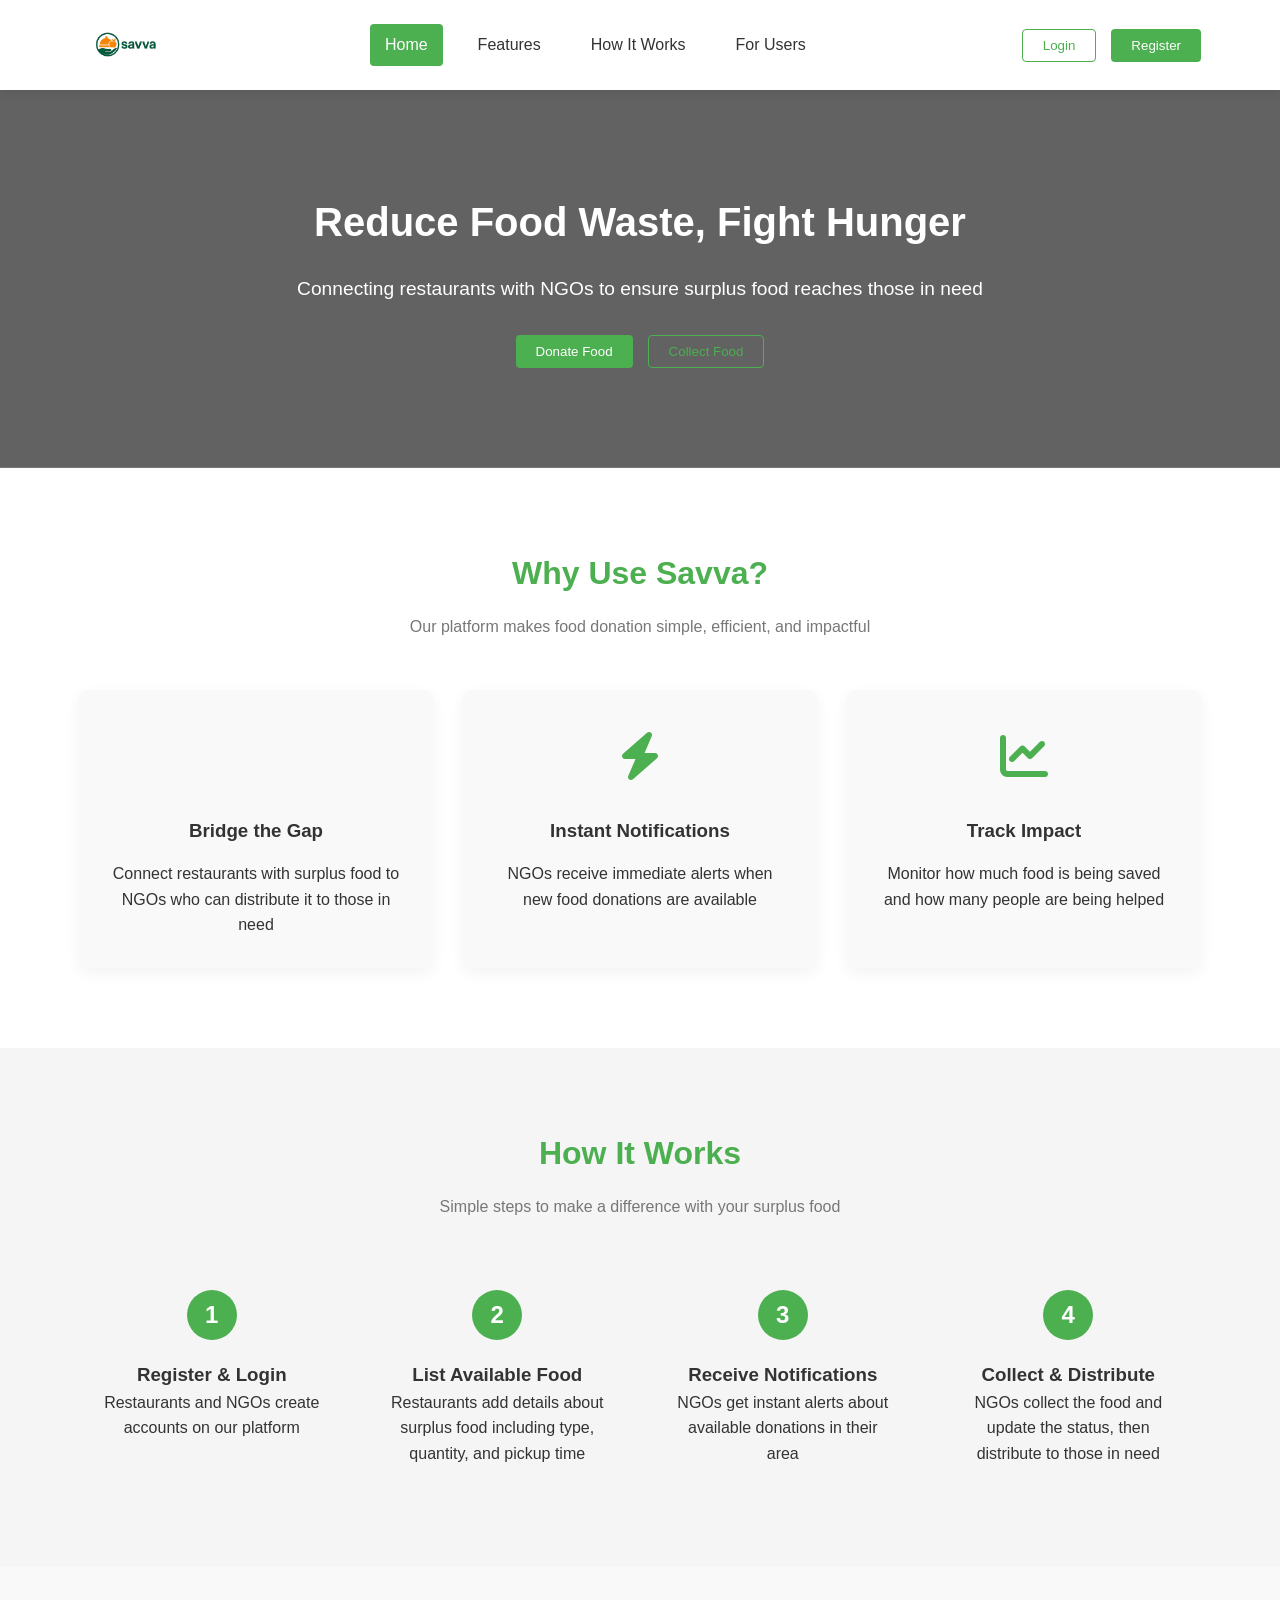
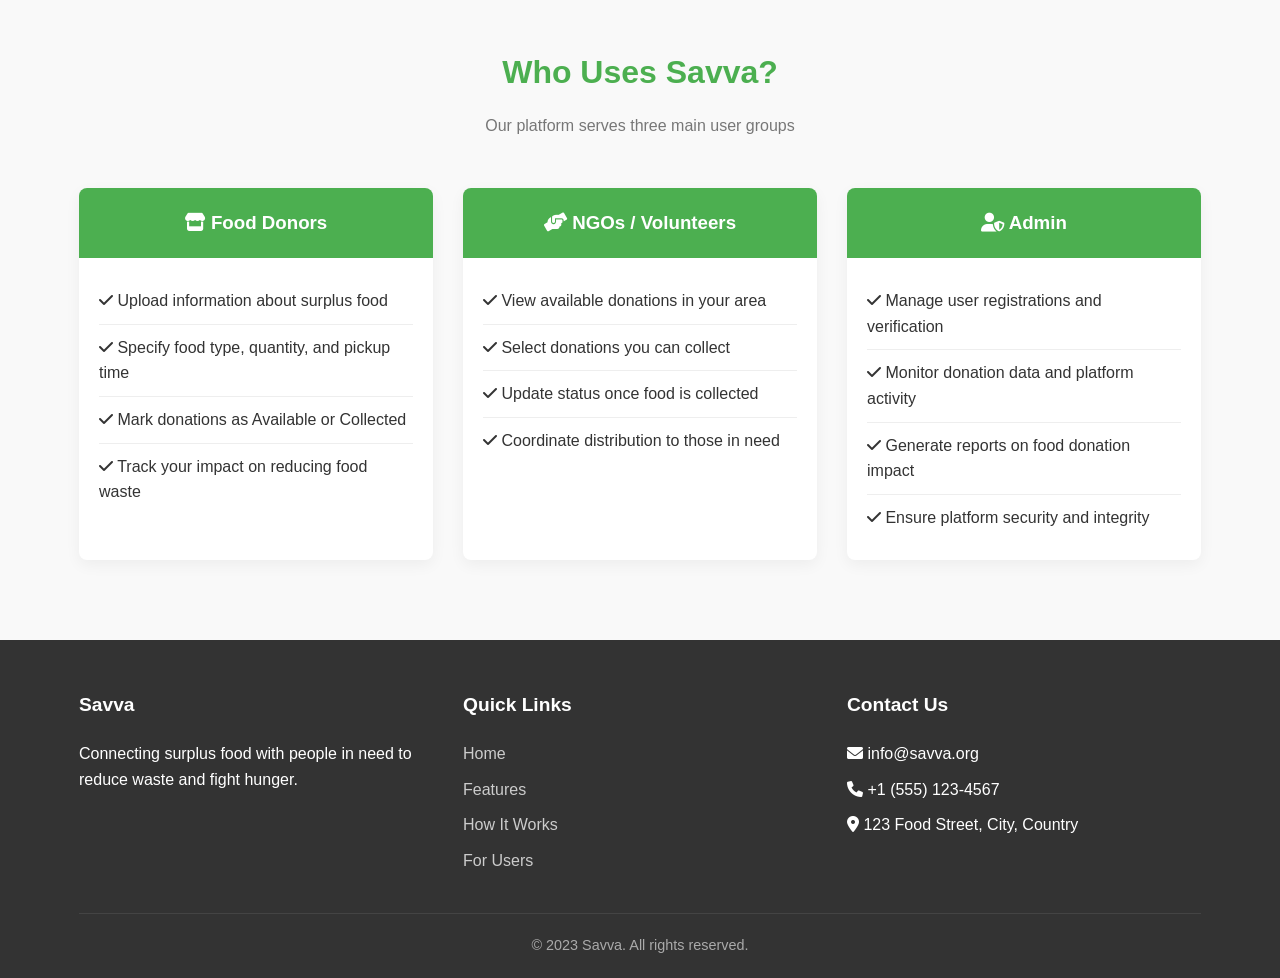
<file: index.html>
<!DOCTYPE html>
<html lang="en">
<head>
    <meta charset="UTF-8">
    <meta name="viewport" content="width=device-width, initial-scale=1.0">
    <title>Smart Food Donation Portal</title>
    <link rel="stylesheet" href="style.css">
    <link rel="stylesheet" href="https://cdnjs.cloudflare.com/ajax/libs/font-awesome/6.0.0-beta3/css/all.min.css">
</head>
<body>
    <!-- Header -->
    <header>
        <div class="container">
            <nav class="navbar">
                <div class="logo">
                    <img src="savva.png" alt="Savva Logo">
                </div>
                <div class="nav-links">
                    <a href="#" class="active">Home</a>
                    <a href="#features">Features</a>
                    <a href="#how-it-works">How It Works</a>
                    <a href="#users">For Users</a>
                </div>
                <div class="user-actions">
                    <button class="btn btn-outline" id="loginBtn">Login</button>
                    <button class="btn btn-primary" id="registerBtn">Register</button>
                </div>
            </nav>
        </div>
    </header>

    <!-- Hero Section -->
    <section class="hero">
        <div class="container">
            <h1>Reduce Food Waste, Fight Hunger</h1>
            <p>Connecting restaurants with NGOs to ensure surplus food reaches those in need</p>
            <div class="hero-buttons">
                <button class="btn btn-primary" id="donateBtn">Donate Food</button>
                <button class="btn btn-outline" id="collectBtn">Collect Food</button>
            </div>
        </div>
    </section>

    <!-- Features Section -->
    <section class="features" id="features">
        <div class="container">
            <div class="section-title">
                <h2>Why Use Savva?</h2>
                <p>Our platform makes food donation simple, efficient, and impactful</p>
            </div>
            <div class="features-grid">
                <div class="feature-card">
                    <div class="feature-icon">
                        <i class="fas fa-bridge"></i>
                    </div>
                    <h3>Bridge the Gap</h3>
                    <p>Connect restaurants with surplus food to NGOs who can distribute it to those in need</p>
                </div>
                <div class="feature-card">
                    <div class="feature-icon">
                        <i class="fas fa-bolt"></i>
                    </div>
                    <h3>Instant Notifications</h3>
                    <p>NGOs receive immediate alerts when new food donations are available</p>
                </div>
                <div class="feature-card">
                    <div class="feature-icon">
                        <i class="fas fa-chart-line"></i>
                    </div>
                    <h3>Track Impact</h3>
                    <p>Monitor how much food is being saved and how many people are being helped</p>
                </div>
            </div>
        </div>
    </section>

    <!-- How It Works Section -->
    <section class="how-it-works" id="how-it-works">
        <div class="container">
            <div class="section-title">
                <h2>How It Works</h2>
                <p>Simple steps to make a difference with your surplus food</p>
            </div>
            <div class="steps">
                <div class="step">
                    <div class="step-number">1</div>
                    <h3>Register & Login</h3>
                    <p>Restaurants and NGOs create accounts on our platform</p>
                </div>
                <div class="step">
                    <div class="step-number">2</div>
                    <h3>List Available Food</h3>
                    <p>Restaurants add details about surplus food including type, quantity, and pickup time</p>
                </div>
                <div class="step">
                    <div class="step-number">3</div>
                    <h3>Receive Notifications</h3>
                    <p>NGOs get instant alerts about available donations in their area</p>
                </div>
                <div class="step">
                    <div class="step-number">4</div>
                    <h3>Collect & Distribute</h3>
                    <p>NGOs collect the food and update the status, then distribute to those in need</p>
                </div>
            </div>
        </div>
    </section>

    <!-- User Types Section -->
    <section class="user-types" id="users">
        <div class="container">
            <div class="section-title">
                <h2>Who Uses Savva?</h2>
                <p>Our platform serves three main user groups</p>
            </div>
            <div class="user-cards">
                <div class="user-card">
                    <div class="user-header">
                        <h3><i class="fas fa-store"></i> Food Donors</h3>
                    </div>
                    <div class="user-body">
                        <ul>
                            <li><i class="fas fa-check"></i> Upload information about surplus food</li>
                            <li><i class="fas fa-check"></i> Specify food type, quantity, and pickup time</li>
                            <li><i class="fas fa-check"></i> Mark donations as Available or Collected</li>
                            <li><i class="fas fa-check"></i> Track your impact on reducing food waste</li>
                        </ul>
                    </div>
                </div>
                <div class="user-card">
                    <div class="user-header">
                        <h3><i class="fas fa-hands-helping"></i> NGOs / Volunteers</h3>
                    </div>
                    <div class="user-body">
                        <ul>
                            <li><i class="fas fa-check"></i> View available donations in your area</li>
                            <li><i class="fas fa-check"></i> Select donations you can collect</li>
                            <li><i class="fas fa-check"></i> Update status once food is collected</li>
                            <li><i class="fas fa-check"></i> Coordinate distribution to those in need</li>
                        </ul>
                    </div>
                </div>
                <div class="user-card">
                    <div class="user-header">
                        <h3><i class="fas fa-user-shield"></i> Admin</h3>
                    </div>
                    <div class="user-body">
                        <ul>
                            <li><i class="fas fa-check"></i> Manage user registrations and verification</li>
                            <li><i class="fas fa-check"></i> Monitor donation data and platform activity</li>
                            <li><i class="fas fa-check"></i> Generate reports on food donation impact</li>
                            <li><i class="fas fa-check"></i> Ensure platform security and integrity</li>
                        </ul>
                    </div>
                </div>
            </div>
        </div>
    </section>

    <!-- Dashboard Section (Hidden by default) -->
    <section class="dashboard" id="dashboard">
        <div class="container">
            <div class="section-title">
                <h2>Donation Dashboard</h2>
                <p>Manage your food donations and collections</p>
            </div>
            
            <div class="dashboard-tabs">
                <div class="tab active" data-tab="available">Available Donations</div>
                <div class="tab" data-tab="my-donations">My Donations</div>
                <div class="tab" data-tab="add-donation">Add Donation</div>
            </div>
            
            <div class="tab-content active" id="available-tab">
                <h3>Available Food Donations</h3>
                <div class="donation-list" id="availableDonations">
                    <!-- Donations will be populated by JavaScript -->
                </div>
            </div>
            
            <div class="tab-content" id="my-donations-tab">
                <h3>My Food Donations</h3>
                <div class="donation-list" id="myDonations">
                    <!-- Donations will be populated by JavaScript -->
                </div>
            </div>
            
            <div class="tab-content" id="add-donation-tab">
                <h3>Add New Donation</h3>
                <div class="form-container">
                    <form id="donationForm">
                        <div class="form-group">
                            <label for="donorName">Donor Name</label>
                            <input type="text" id="donorName" class="form-control" required>
                        </div>
                        <div class="form-group">
                            <label for="foodType">Food Type</label>
                            <input type="text" id="foodType" class="form-control" placeholder="e.g., Rice, Sandwiches, Curry" required>
                        </div>
                        <div class="form-group">
                            <label for="quantity">Quantity</label>
                            <input type="text" id="quantity" class="form-control" placeholder="e.g., 5 kg, 10 portions" required>
                        </div>
                        <div class="form-group">
                            <label for="pickupTime">Preferred Pickup Time</label>
                            <input type="text" id="pickupTime" class="form-control" placeholder="e.g., Before 10 PM, Next morning" required>
                        </div>
                        <div class="form-group">
                            <label for="location">Location</label>
                            <input type="text" id="location" class="form-control" required>
                        </div>
                        <div class="form-group">
                            <label for="notes">Additional Notes</label>
                            <textarea id="notes" class="form-control" rows="3"></textarea>
                        </div>
                        <button type="submit" class="btn btn-primary">Submit Donation</button>
                    </form>
                </div>
            </div>
        </div>
    </section>

    <!-- Footer -->
    <footer>
        <div class="container">
            <div class="footer-content">
                <div class="footer-column">
                    <h3>Savva</h3>
                    <p>Connecting surplus food with people in need to reduce waste and fight hunger.</p>
                </div>
                <div class="footer-column">
                    <h3>Quick Links</h3>
                    <ul class="footer-links">
                        <li><a href="#">Home</a></li>
                        <li><a href="#features">Features</a></li>
                        <li><a href="#how-it-works">How It Works</a></li>
                        <li><a href="#users">For Users</a></li>
                    </ul>
                </div>
                <div class="footer-column">
                    <h3>Contact Us</h3>
                    <ul class="footer-links">
                        <li><i class="fas fa-envelope"></i> info@savva.org</li>
                        <li><i class="fas fa-phone"></i> +1 (555) 123-4567</li>
                        <li><i class="fas fa-map-marker-alt"></i> 123 Food Street, City, Country</li>
                    </ul>
                </div>
            </div>
            <div class="copyright">
                <p>&copy; 2023 Savva. All rights reserved.</p>
            </div>
        </div>
    </footer>

    <!-- Login Modal -->
    <div id="loginModal" class="modal">
        <div class="modal-content">
            <span class="close">&times;</span>
            <h2>Login to Savva</h2>
            <form id="loginForm">
                <div class="form-group">
                    <label for="loginEmail">Email</label>
                    <input type="email" id="loginEmail" class="form-control" required>
                </div>
                <div class="form-group">
                    <label for="loginPassword">Password</label>
                    <input type="password" id="loginPassword" class="form-control" required>
                </div>
                <div class="form-group">
                    <label for="userType">I am a:</label>
                    <select id="userType" class="form-control" required>
                        <option value="">Select user type</option>
                        <option value="donor">Food Donor (Restaurant/Cafe)</option>
                        <option value="ngo">NGO/Volunteer</option>
                        <option value="admin">Admin</option>
                    </select>
                </div>
                <button type="submit" class="btn btn-primary">Login</button>
            </form>
            <p>Don't have an account? <a href="#" id="showRegister">Register here</a></p>
        </div>
    </div>

    <!-- Register Modal -->
    <div id="registerModal" class="modal">
        <div class="modal-content">
            <span class="close">&times;</span>
            <h2>Register for Savva</h2>
            <form id="registerForm">
                <div class="form-group">
                    <label for="regName">Full Name / Organization Name</label>
                    <input type="text" id="regName" class="form-control" required>
                </div>
                <div class="form-group">
                    <label for="regEmail">Email</label>
                    <input type="email" id="regEmail" class="form-control" required>
                </div>
                <div class="form-group">
                    <label for="regPassword">Password</label>
                    <input type="password" id="regPassword" class="form-control" required>
                </div>
                <div class="form-group">
                    <label for="regUserType">I am a:</label>
                    <select id="regUserType" class="form-control" required>
                        <option value="">Select user type</option>
                        <option value="donor">Food Donor (Restaurant/Cafe)</option>
                        <option value="ngo">NGO/Volunteer</option>
                    </select>
                </div>
                <div class="form-group" id="orgDetails">
                    <label for="orgType">Organization Type</label>
                    <input type="text" id="orgType" class="form-control" placeholder="e.g., Restaurant, Cafe, NGO">
                </div>
                <div class="form-group">
                    <label for="regLocation">Location</label>
                    <input type="text" id="regLocation" class="form-control" required>
                </div>
                <button type="submit" class="btn btn-primary">Register</button>
            </form>
            <p>Already have an account? <a href="#" id="showLogin">Login here</a></p>
        </div>
    </div>

    <script src="script.js"></script>
</body>
</html>
</file>
<file: style.css>
/* Global Styles */
:root {
    --primary: #4CAF50;
    --primary-dark: #388E3C;
    --secondary: #FF9800;
    --light: #f9f9f9;
    --dark: #333;
    --gray: #777;
    --light-gray: #eee;
    --danger: #f44336;
    --success: #4CAF50;
}

* {
    margin: 0;
    padding: 0;
    box-sizing: border-box;
    font-family: 'Segoe UI', Tahoma, Geneva, Verdana, sans-serif;
}

body {
    background-color: #f5f5f5;
    color: var(--dark);
    line-height: 1.6;
}

.container {
    width: 90%;
    max-width: 1200px;
    margin: 0 auto;
    padding: 0 15px;
}

/* Header Styles */
header {
    background-color: white;
    box-shadow: 0 2px 10px rgba(0, 0, 0, 0.1);
    position: sticky;
    top: 0;
    z-index: 100;
}

.navbar {
    display: flex;
    justify-content: space-between;
    align-items: center;
    padding: 15px 0;
}

.logo {
    display: flex;
    align-items: center;
    gap: 10px;
    font-size: 1.5rem;
    font-weight: 700;
    color: var(--primary);
}

.logo img {
    height: 60px;
    width: auto;
}

.nav-links {
    display: flex;
    gap: 20px;
}

.nav-links a {
    text-decoration: none;
    color: var(--dark);
    font-weight: 500;
    padding: 8px 15px;
    border-radius: 4px;
    transition: all 0.3s ease;
}

.nav-links a:hover, .nav-links a.active {
    background-color: var(--primary);
    color: white;
}

.user-actions {
    display: flex;
    gap: 15px;
}

.btn {
    padding: 8px 20px;
    border: none;
    border-radius: 4px;
    cursor: pointer;
    font-weight: 500;
    transition: all 0.3s ease;
}

.btn-primary {
    background-color: var(--primary);
    color: white;
}

.btn-primary:hover {
    background-color: var(--primary-dark);
}

.btn-outline {
    background-color: transparent;
    border: 1px solid var(--primary);
    color: var(--primary);
}

.btn-outline:hover {
    background-color: var(--primary);
    color: white;
}

/* Hero Section */
.hero {
    background: linear-gradient(rgba(0, 0, 0, 0.6), rgba(0, 0, 0, 0.6)), url('https://images.unsplash.com/photo-1565299624946-b28f40a0ae38?ixlib=rb-1.2.1&auto=format&fit=crop&w=1350&q=80');
    background-size: cover;
    background-position: center;
    color: white;
    padding: 100px 0;
    text-align: center;
}

.hero h1 {
    font-size: 2.5rem;
    margin-bottom: 20px;
}

.hero p {
    font-size: 1.2rem;
    max-width: 700px;
    margin: 0 auto 30px;
}

.hero-buttons {
    display: flex;
    justify-content: center;
    gap: 15px;
    flex-wrap: wrap;
}

/* Section Styles */
section {
    padding: 80px 0;
}

.section-title {
    text-align: center;
    margin-bottom: 50px;
}

.section-title h2 {
    font-size: 2rem;
    color: var(--primary);
    margin-bottom: 15px;
}

.section-title p {
    color: var(--gray);
    max-width: 700px;
    margin: 0 auto;
}

/* Features Section */
.features {
    background-color: white;
}

.features-grid {
    display: grid;
    grid-template-columns: repeat(auto-fit, minmax(300px, 1fr));
    gap: 30px;
}

.feature-card {
    background-color: var(--light);
    padding: 30px;
    border-radius: 8px;
    text-align: center;
    box-shadow: 0 5px 15px rgba(0, 0, 0, 0.05);
    transition: transform 0.3s ease;
}

.feature-card:hover {
    transform: translateY(-10px);
}

.feature-icon {
    font-size: 3rem;
    color: var(--primary);
    margin-bottom: 20px;
}

.feature-card h3 {
    margin-bottom: 15px;
    color: var(--dark);
}

/* How It Works Section */
.steps {
    display: flex;
    justify-content: space-between;
    flex-wrap: wrap;
    gap: 20px;
    margin-top: 50px;
}

.step {
    flex: 1;
    min-width: 250px;
    text-align: center;
    padding: 20px;
}

.step-number {
    width: 50px;
    height: 50px;
    background-color: var(--primary);
    color: white;
    border-radius: 50%;
    display: flex;
    align-items: center;
    justify-content: center;
    margin: 0 auto 20px;
    font-size: 1.5rem;
    font-weight: bold;
}

/* User Types Section */
.user-types {
    background-color: var(--light);
}

.user-cards {
    display: grid;
    grid-template-columns: repeat(auto-fit, minmax(300px, 1fr));
    gap: 30px;
}

.user-card {
    background-color: white;
    border-radius: 8px;
    overflow: hidden;
    box-shadow: 0 5px 15px rgba(0, 0, 0, 0.05);
}

.user-header {
    padding: 20px;
    text-align: center;
    background-color: var(--primary);
    color: white;
}

.user-body {
    padding: 20px;
}

.user-body ul {
    list-style-type: none;
}

.user-body li {
    padding: 10px 0;
    border-bottom: 1px solid var(--light-gray);
}

.user-body li:last-child {
    border-bottom: none;
}

/* Dashboard Section */
.dashboard {
    background-color: white;
    display: none; /* Hidden by default, shown after login */
}

.dashboard-tabs {
    display: flex;
    border-bottom: 1px solid var(--light-gray);
    margin-bottom: 30px;
}

.tab {
    padding: 15px 30px;
    cursor: pointer;
    border-bottom: 3px solid transparent;
}

.tab.active {
    border-bottom: 3px solid var(--primary);
    color: var(--primary);
    font-weight: 500;
}

.tab-content {
    display: none;
}

.tab-content.active {
    display: block;
}

.donation-list {
    display: grid;
    gap: 20px;
}

.donation-card {
    background-color: var(--light);
    padding: 20px;
    border-radius: 8px;
    box-shadow: 0 3px 10px rgba(0, 0, 0, 0.05);
    display: flex;
    justify-content: space-between;
    align-items: center;
}

.donation-info h3 {
    margin-bottom: 10px;
}

.donation-meta {
    display: flex;
    gap: 15px;
    color: var(--gray);
    font-size: 0.9rem;
}

.donation-status {
    padding: 5px 15px;
    border-radius: 20px;
    font-size: 0.8rem;
    font-weight: 500;
}

.status-available {
    background-color: #e8f5e9;
    color: var(--success);
}

.status-collected {
    background-color: #ffebee;
    color: var(--danger);
}

/* Form Styles */
.form-container {
    max-width: 600px;
    margin: 0 auto;
    background-color: white;
    padding: 30px;
    border-radius: 8px;
    box-shadow: 0 5px 15px rgba(0, 0, 0, 0.05);
}

.form-group {
    margin-bottom: 20px;
}

.form-group label {
    display: block;
    margin-bottom: 8px;
    font-weight: 500;
}

.form-control {
    width: 100%;
    padding: 12px 15px;
    border: 1px solid #ddd;
    border-radius: 4px;
    font-size: 1rem;
}

/* Footer */
footer {
    background-color: var(--dark);
    color: white;
    padding: 50px 0 20px;
}

.footer-content {
    display: grid;
    grid-template-columns: repeat(auto-fit, minmax(250px, 1fr));
    gap: 30px;
    margin-bottom: 30px;
}

.footer-column h3 {
    margin-bottom: 20px;
    font-size: 1.2rem;
}

.footer-links {
    list-style-type: none;
}

.footer-links li {
    margin-bottom: 10px;
}

.footer-links a {
    color: #ccc;
    text-decoration: none;
    transition: color 0.3s ease;
}

.footer-links a:hover {
    color: white;
}

.copyright {
    text-align: center;
    padding-top: 20px;
    border-top: 1px solid #444;
    color: #aaa;
    font-size: 0.9rem;
}

/* Modal Styles */
.modal {
    display: none;
    position: fixed;
    z-index: 1000;
    left: 0;
    top: 0;
    width: 100%;
    height: 100%;
    background-color: rgba(0,0,0,0.5);
}

.modal-content {
    background-color: white;
    margin: 10% auto;
    padding: 30px;
    border-radius: 8px;
    width: 90%;
    max-width: 500px;
}

.modal .close {
    float: right;
    font-size: 28px;
    font-weight: bold;
    cursor: pointer;
}

.modal h2 {
    margin-bottom: 20px;
}

.modal .btn {
    width: 100%;
}

.modal p {
    text-align: center;
    margin-top: 20px;
}

.modal a {
    color: var(--primary);
}

#orgDetails {
    display: none;
}

/* Responsive Styles */
@media (max-width: 768px) {
    .navbar {
        flex-direction: column;
        gap: 15px;
    }
    
    .nav-links {
        flex-wrap: wrap;
        justify-content: center;
    }
    
    .hero h1 {
        font-size: 2rem;
    }
    
    .hero p {
        font-size: 1rem;
    }
    
    .steps {
        flex-direction: column;
    }
    
    .modal-content {
        margin: 5% auto;
    }
}
</file>
